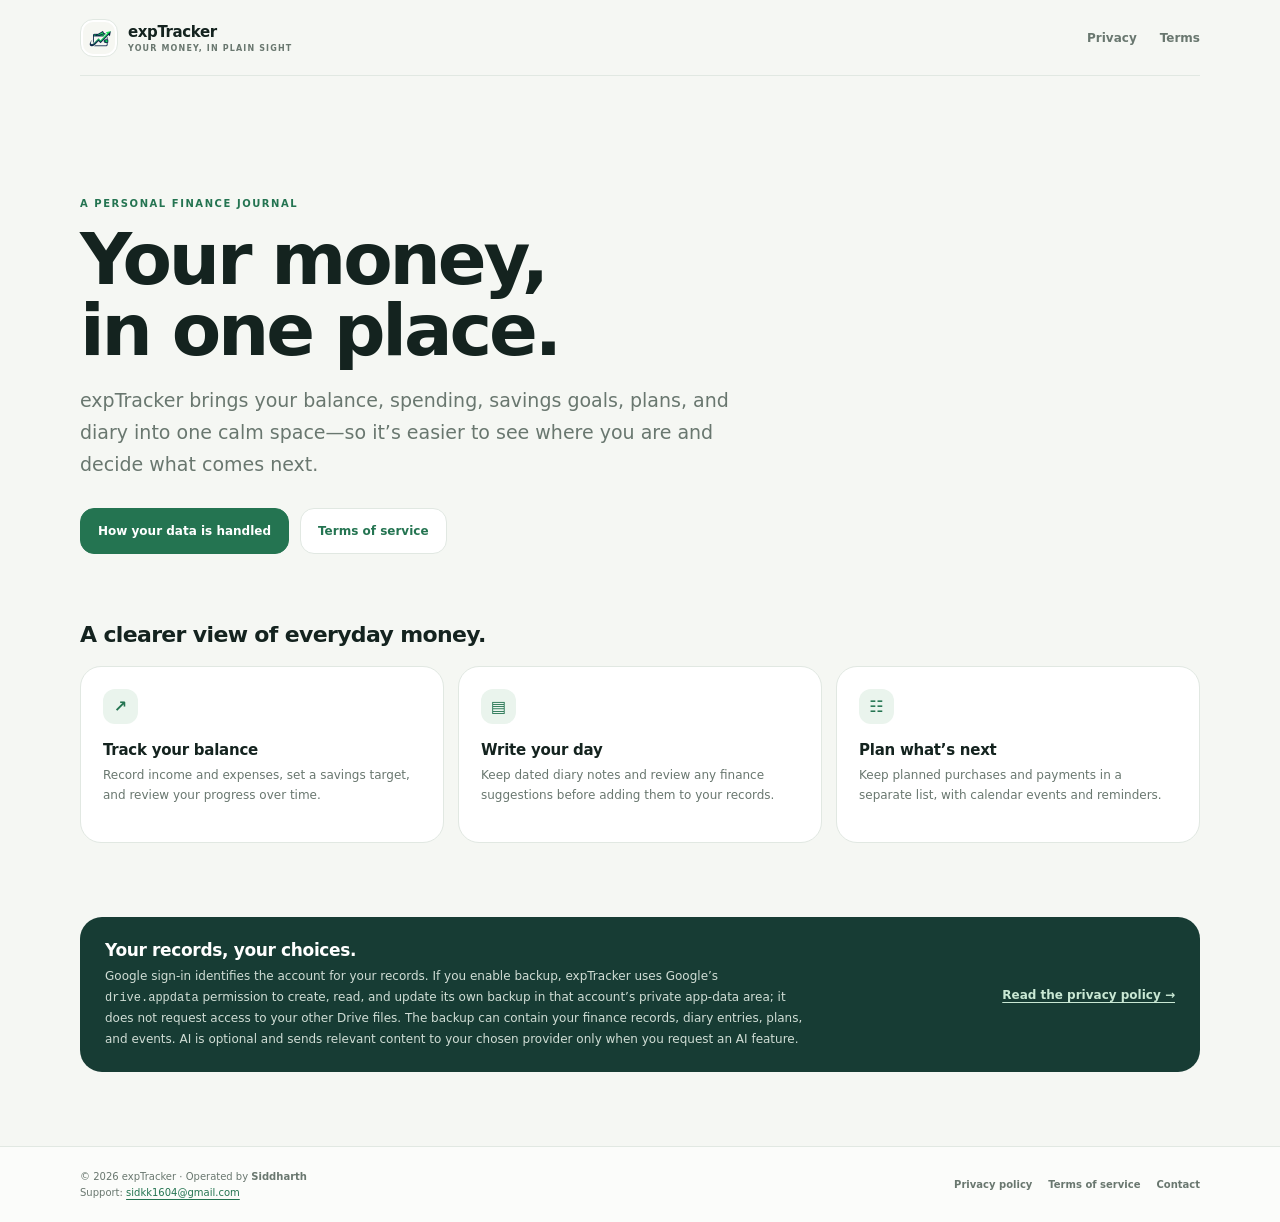
<file: index.html>
<!doctype html>
<html lang="en">
  <head>
    <meta charset="utf-8">
    <meta name="viewport" content="width=device-width, initial-scale=1">
    <meta name="theme-color" content="#f5f7f3">
    <meta name="description" content="expTracker is a personal finance journal for tracking income, expenses, diary notes, savings goals, and plans.">
    <title>expTracker — Your money, in one place</title>
    <link rel="icon" type="image/png" href="./favicon.png">
    <link rel="apple-touch-icon" href="./icon.png">
    <link rel="stylesheet" href="./styles.css">
  </head>
  <body>
    <header class="site-header">
      <a class="brand" href="./" aria-label="expTracker home">
        <img class="brand-mark" src="./icon.png" alt="" aria-hidden="true">
        <span><span class="brand-name">expTracker</span><span class="brand-tagline">YOUR MONEY, IN PLAIN SIGHT</span></span>
      </a>
      <nav class="site-nav" aria-label="Main navigation">
        <a href="./privacy.html">Privacy</a>
        <a href="./terms.html">Terms</a>
      </nav>
    </header>

    <main class="home-shell page-shell">
      <section class="hero">
        <p class="eyebrow">A PERSONAL FINANCE JOURNAL</p>
        <h1>Your money,<br>in one place.</h1>
        <p class="hero-copy">expTracker brings your balance, spending, savings goals, plans, and diary into one calm space—so it’s easier to see where you are and decide what comes next.</p>
        <div class="hero-actions">
          <a class="button button-primary" href="./privacy.html">How your data is handled</a>
          <a class="button" href="./terms.html">Terms of service</a>
        </div>
      </section>

      <section class="section" aria-labelledby="features-title">
        <h2 class="section-heading" id="features-title">A clearer view of everyday money.</h2>
        <div class="feature-grid">
          <article class="feature-card">
            <span class="feature-mark" aria-hidden="true">↗</span>
            <h3>Track your balance</h3>
            <p>Record income and expenses, set a savings target, and review your progress over time.</p>
          </article>
          <article class="feature-card">
            <span class="feature-mark" aria-hidden="true">▤</span>
            <h3>Write your day</h3>
            <p>Keep dated diary notes and review any finance suggestions before adding them to your records.</p>
          </article>
          <article class="feature-card">
            <span class="feature-mark" aria-hidden="true">☷</span>
            <h3>Plan what’s next</h3>
            <p>Keep planned purchases and payments in a separate list, with calendar events and reminders.</p>
          </article>
        </div>
      </section>

      <section class="section" aria-labelledby="data-title">
        <div class="privacy-callout">
          <div>
            <h2 id="data-title">Your records, your choices.</h2>
            <p>Google sign-in identifies the account for your records. If you enable backup, expTracker uses Google’s <code>drive.appdata</code> permission to create, read, and update its own backup in that account’s private app-data area; it does not request access to your other Drive files. The backup can contain your finance records, diary entries, plans, and events. AI is optional and sends relevant content to your chosen provider only when you request an AI feature.</p>
          </div>
          <a href="./privacy.html">Read the privacy policy →</a>
        </div>
      </section>
    </main>

    <footer class="site-footer">
      <div class="footer-inner">
        <div class="footer-copy">© 2026 expTracker · Operated by <strong>Siddharth</strong><br>Support: <a href="mailto:sidkk1604@gmail.com">sidkk1604@gmail.com</a></div>
        <nav class="footer-links" aria-label="Footer navigation">
          <a href="./privacy.html">Privacy policy</a>
          <a href="./terms.html">Terms of service</a>
          <a href="./privacy.html#contact">Contact</a>
        </nav>
      </div>
    </footer>
  </body>
</html>
</file>
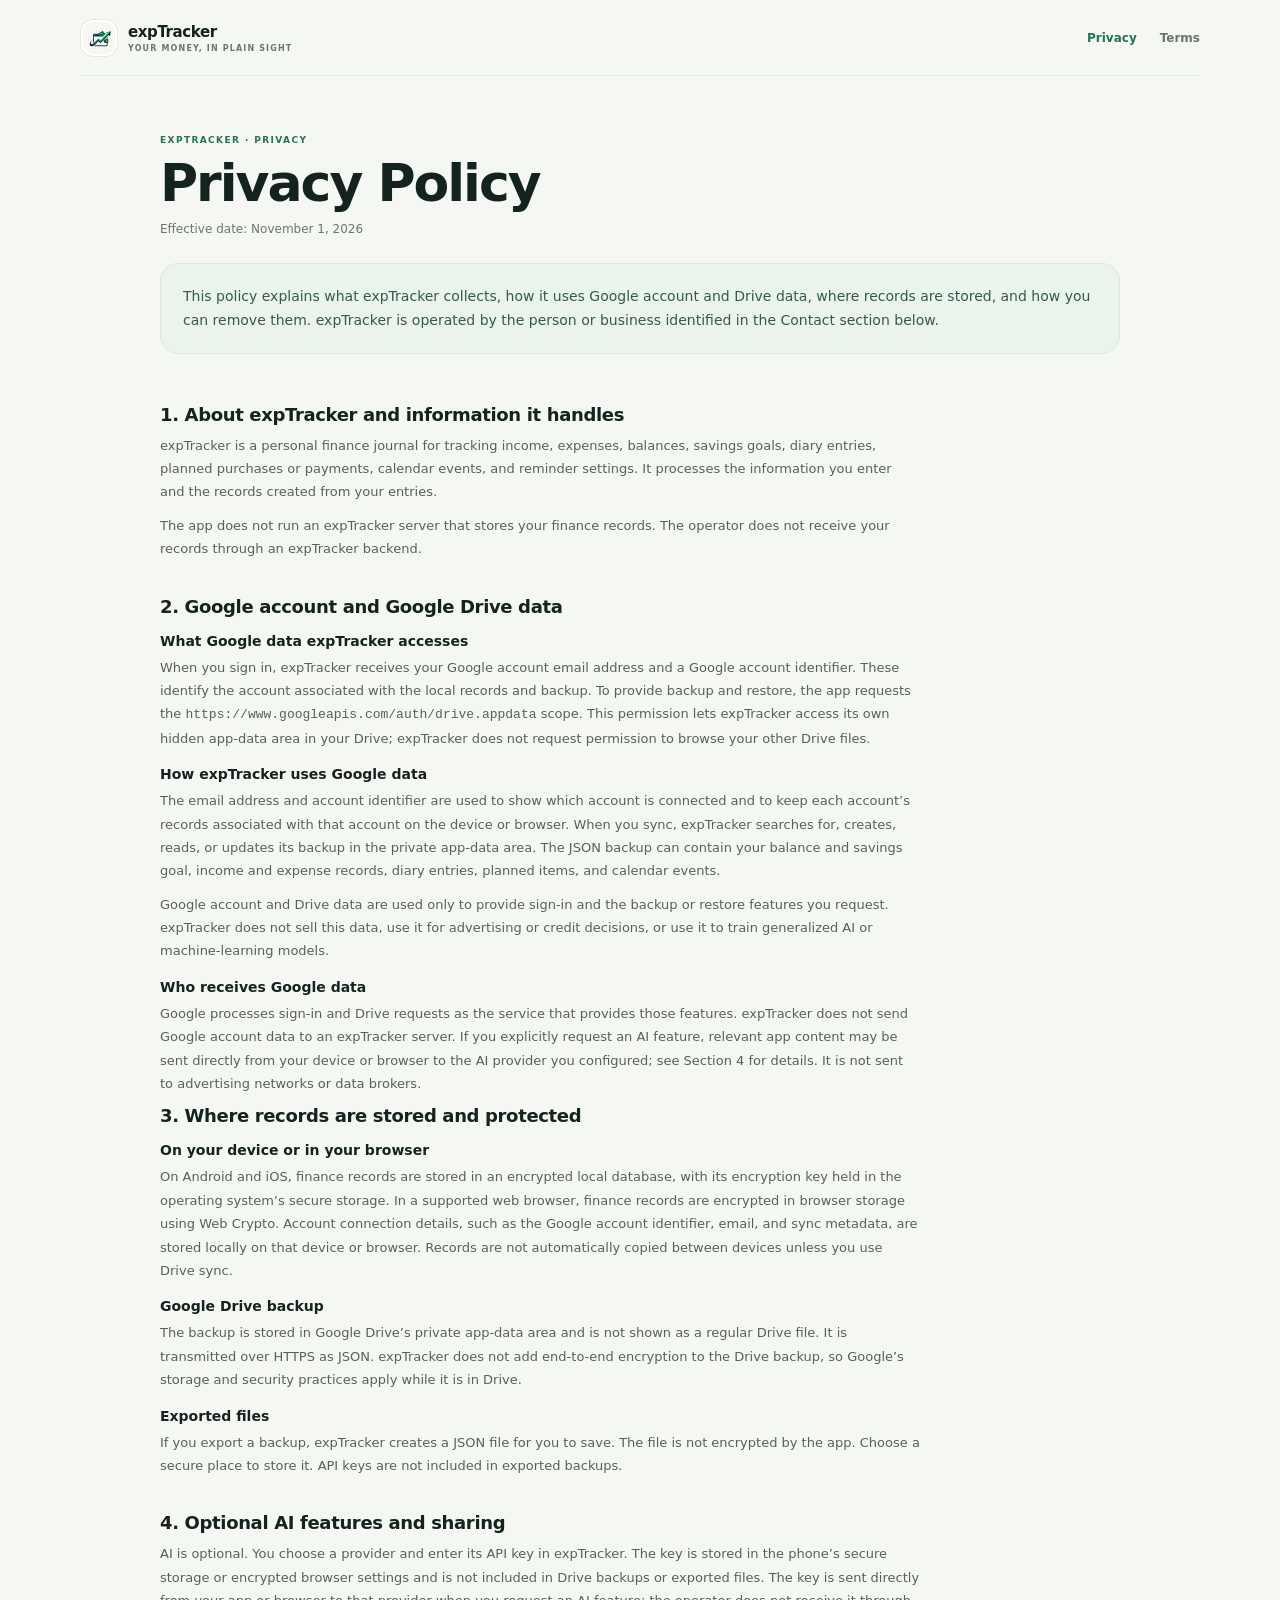
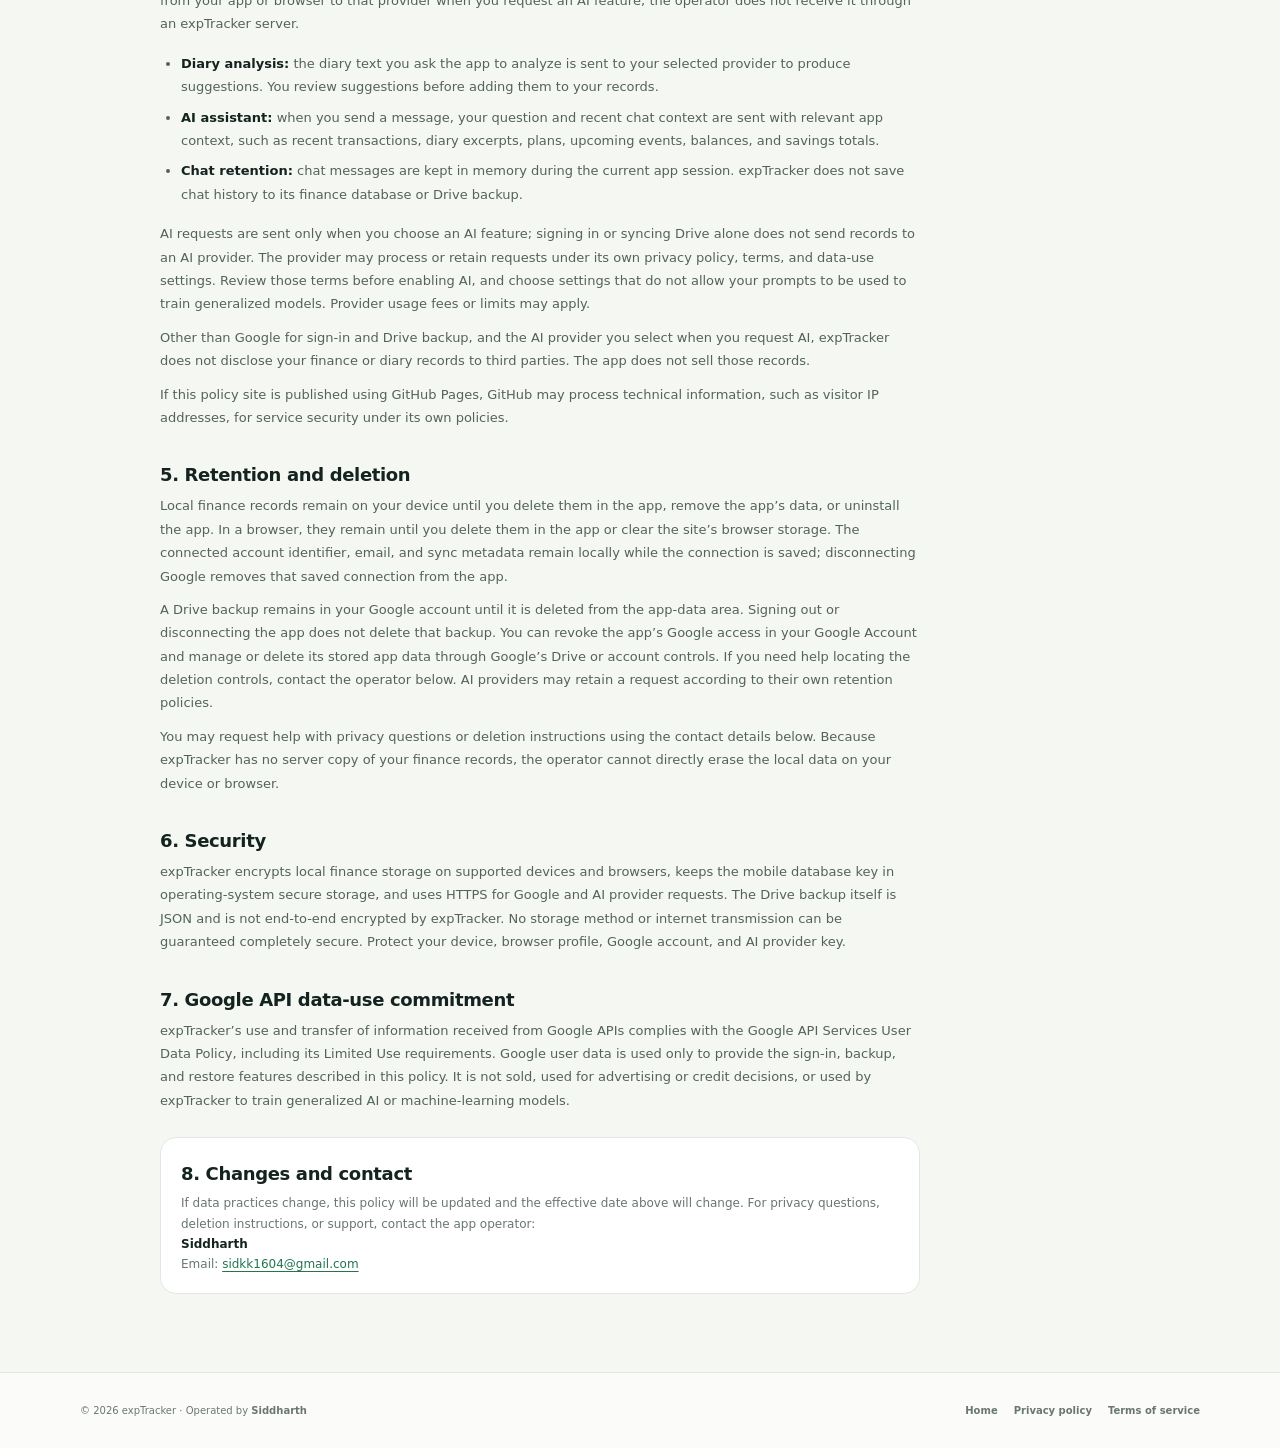
<file: privacy.html>
<!doctype html>
<html lang="en">
  <head>
    <meta charset="utf-8">
    <meta name="viewport" content="width=device-width, initial-scale=1">
    <meta name="theme-color" content="#f5f7f3">
    <meta name="description" content="Privacy policy for expTracker, including local storage, Google Drive backups, and optional AI processing.">
    <title>Privacy Policy — expTracker</title>
    <link rel="icon" type="image/png" href="./favicon.png">
    <link rel="apple-touch-icon" href="./icon.png">
    <link rel="stylesheet" href="./styles.css">
  </head>
  <body>
    <header class="site-header">
      <a class="brand" href="./" aria-label="expTracker home">
        <img class="brand-mark" src="./icon.png" alt="" aria-hidden="true">
        <span><span class="brand-name">expTracker</span><span class="brand-tagline">YOUR MONEY, IN PLAIN SIGHT</span></span>
      </a>
      <nav class="site-nav" aria-label="Main navigation">
        <a href="./privacy.html" aria-current="page">Privacy</a>
        <a href="./terms.html">Terms</a>
      </nav>
    </header>

    <main class="page-shell legal-page">
      <p class="legal-kicker">EXPTRACKER · PRIVACY</p>
      <h1>Privacy Policy</h1>
      <p class="legal-updated">Effective date: November 1, 2026</p>
      <p class="legal-intro">This policy explains what expTracker collects, how it uses Google account and Drive data, where records are stored, and how you can remove them. expTracker is operated by the person or business identified in the Contact section below.</p>

      <div class="legal-content">
        <section>
          <h2>1. About expTracker and information it handles</h2>
          <p>expTracker is a personal finance journal for tracking income, expenses, balances, savings goals, diary entries, planned purchases or payments, calendar events, and reminder settings. It processes the information you enter and the records created from your entries.</p>
          <p>The app does not run an expTracker server that stores your finance records. The operator does not receive your records through an expTracker backend.</p>
        </section>

        <section>
          <h2>2. Google account and Google Drive data</h2>
          <h3>What Google data expTracker accesses</h3>
          <p>When you sign in, expTracker receives your Google account email address and a Google account identifier. These identify the account associated with the local records and backup. To provide backup and restore, the app requests the <code>https://www.googleapis.com/auth/drive.appdata</code> scope. This permission lets expTracker access its own hidden app-data area in your Drive; expTracker does not request permission to browse your other Drive files.</p>
          <h3>How expTracker uses Google data</h3>
          <p>The email address and account identifier are used to show which account is connected and to keep each account’s records associated with that account on the device or browser. When you sync, expTracker searches for, creates, reads, or updates its backup in the private app-data area. The JSON backup can contain your balance and savings goal, income and expense records, diary entries, planned items, and calendar events.</p>
          <p>Google account and Drive data are used only to provide sign-in and the backup or restore features you request. expTracker does not sell this data, use it for advertising or credit decisions, or use it to train generalized AI or machine-learning models.</p>
          <h3>Who receives Google data</h3>
          <p>Google processes sign-in and Drive requests as the service that provides those features. expTracker does not send Google account data to an expTracker server. If you explicitly request an AI feature, relevant app content may be sent directly from your device or browser to the AI provider you configured; see Section 4 for details. It is not sent to advertising networks or data brokers.</p>

          <h2>3. Where records are stored and protected</h2>
          <h3>On your device or in your browser</h3>
          <p>On Android and iOS, finance records are stored in an encrypted local database, with its encryption key held in the operating system’s secure storage. In a supported web browser, finance records are encrypted in browser storage using Web Crypto. Account connection details, such as the Google account identifier, email, and sync metadata, are stored locally on that device or browser. Records are not automatically copied between devices unless you use Drive sync.</p>
          <h3>Google Drive backup</h3>
          <p>The backup is stored in Google Drive’s private app-data area and is not shown as a regular Drive file. It is transmitted over HTTPS as JSON. expTracker does not add end-to-end encryption to the Drive backup, so Google’s storage and security practices apply while it is in Drive.</p>
          <h3>Exported files</h3>
          <p>If you export a backup, expTracker creates a JSON file for you to save. The file is not encrypted by the app. Choose a secure place to store it. API keys are not included in exported backups.</p>
        </section>

        <section>
          <h2>4. Optional AI features and sharing</h2>
          <p>AI is optional. You choose a provider and enter its API key in expTracker. The key is stored in the phone’s secure storage or encrypted browser settings and is not included in Drive backups or exported files. The key is sent directly from your app or browser to that provider when you request an AI feature; the operator does not receive it through an expTracker server.</p>
          <ul>
            <li><strong>Diary analysis:</strong> the diary text you ask the app to analyze is sent to your selected provider to produce suggestions. You review suggestions before adding them to your records.</li>
            <li><strong>AI assistant:</strong> when you send a message, your question and recent chat context are sent with relevant app context, such as recent transactions, diary excerpts, plans, upcoming events, balances, and savings totals.</li>
            <li><strong>Chat retention:</strong> chat messages are kept in memory during the current app session. expTracker does not save chat history to its finance database or Drive backup.</li>
          </ul>
          <p>AI requests are sent only when you choose an AI feature; signing in or syncing Drive alone does not send records to an AI provider. The provider may process or retain requests under its own privacy policy, terms, and data-use settings. Review those terms before enabling AI, and choose settings that do not allow your prompts to be used to train generalized models. Provider usage fees or limits may apply.</p>
          <p>Other than Google for sign-in and Drive backup, and the AI provider you select when you request AI, expTracker does not disclose your finance or diary records to third parties. The app does not sell those records.</p>
          <p>If this policy site is published using GitHub Pages, GitHub may process technical information, such as visitor IP addresses, for service security under its own policies.</p>
        </section>

        <section>
          <h2>5. Retention and deletion</h2>
          <p>Local finance records remain on your device until you delete them in the app, remove the app’s data, or uninstall the app. In a browser, they remain until you delete them in the app or clear the site’s browser storage. The connected account identifier, email, and sync metadata remain locally while the connection is saved; disconnecting Google removes that saved connection from the app.</p>
          <p>A Drive backup remains in your Google account until it is deleted from the app-data area. Signing out or disconnecting the app does not delete that backup. You can revoke the app’s Google access in your Google Account and manage or delete its stored app data through Google’s Drive or account controls. If you need help locating the deletion controls, contact the operator below. AI providers may retain a request according to their own retention policies.</p>
          <p>You may request help with privacy questions or deletion instructions using the contact details below. Because expTracker has no server copy of your finance records, the operator cannot directly erase the local data on your device or browser.</p>
        </section>

        <section>
          <h2>6. Security</h2>
          <p>expTracker encrypts local finance storage on supported devices and browsers, keeps the mobile database key in operating-system secure storage, and uses HTTPS for Google and AI provider requests. The Drive backup itself is JSON and is not end-to-end encrypted by expTracker. No storage method or internet transmission can be guaranteed completely secure. Protect your device, browser profile, Google account, and AI provider key.</p>
        </section>

        <section>
          <h2>7. Google API data-use commitment</h2>
          <p>expTracker’s use and transfer of information received from Google APIs complies with the Google API Services User Data Policy, including its Limited Use requirements. Google user data is used only to provide the sign-in, backup, and restore features described in this policy. It is not sold, used for advertising or credit decisions, or used by expTracker to train generalized AI or machine-learning models.</p>
        </section>

        <section id="contact" class="contact-card">
          <h2>8. Changes and contact</h2>
          <p>If data practices change, this policy will be updated and the effective date above will change. For privacy questions, deletion instructions, or support, contact the app operator:<br><strong>Siddharth</strong><br>Email: <a href="mailto:sidkk1604@gmail.com">sidkk1604@gmail.com</a></p>
        </section>
      </div>
    </main>

    <footer class="site-footer">
      <div class="footer-inner">
        <div class="footer-copy">© 2026 expTracker · Operated by <strong>Siddharth</strong></div>
        <nav class="footer-links" aria-label="Footer navigation">
          <a href="./">Home</a>
          <a href="./privacy.html" aria-current="page">Privacy policy</a>
          <a href="./terms.html">Terms of service</a>
        </nav>
      </div>
    </footer>
  </body>
</html>
</file>
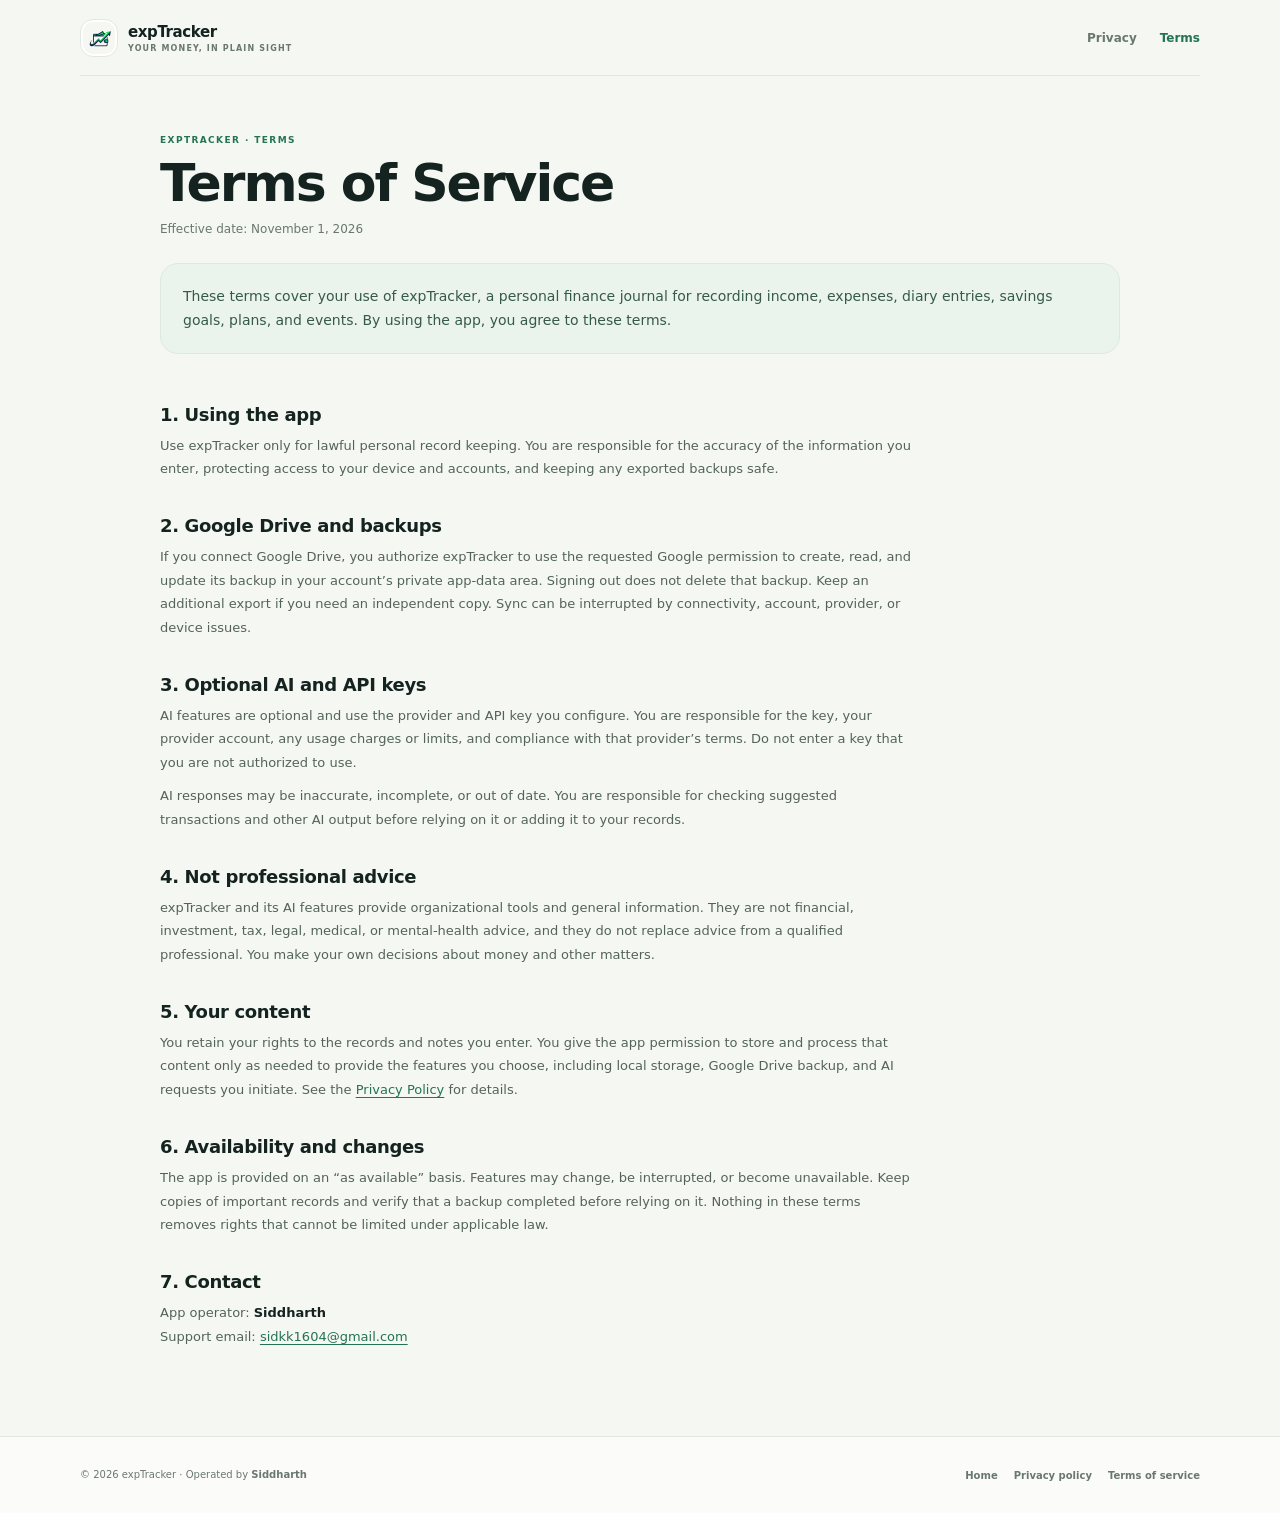
<file: terms.html>
<!doctype html>
<html lang="en">
  <head>
    <meta charset="utf-8">
    <meta name="viewport" content="width=device-width, initial-scale=1">
    <meta name="theme-color" content="#f5f7f3">
    <meta name="description" content="Terms of service for expTracker, a personal finance journal.">
    <title>Terms of Service — expTracker</title>
    <link rel="icon" type="image/png" href="./favicon.png">
    <link rel="apple-touch-icon" href="./icon.png">
    <link rel="stylesheet" href="./styles.css">
  </head>
  <body>
    <header class="site-header">
      <a class="brand" href="./" aria-label="expTracker home">
        <img class="brand-mark" src="./icon.png" alt="" aria-hidden="true">
        <span><span class="brand-name">expTracker</span><span class="brand-tagline">YOUR MONEY, IN PLAIN SIGHT</span></span>
      </a>
      <nav class="site-nav" aria-label="Main navigation">
        <a href="./privacy.html">Privacy</a>
        <a href="./terms.html" aria-current="page">Terms</a>
      </nav>
    </header>

    <main class="page-shell legal-page">
      <p class="legal-kicker">EXPTRACKER · TERMS</p>
      <h1>Terms of Service</h1>
      <p class="legal-updated">Effective date: November 1, 2026</p>
      <p class="legal-intro">These terms cover your use of expTracker, a personal finance journal for recording income, expenses, diary entries, savings goals, plans, and events. By using the app, you agree to these terms.</p>

      <div class="legal-content">
        <section>
          <h2>1. Using the app</h2>
          <p>Use expTracker only for lawful personal record keeping. You are responsible for the accuracy of the information you enter, protecting access to your device and accounts, and keeping any exported backups safe.</p>
        </section>

        <section>
          <h2>2. Google Drive and backups</h2>
          <p>If you connect Google Drive, you authorize expTracker to use the requested Google permission to create, read, and update its backup in your account’s private app-data area. Signing out does not delete that backup. Keep an additional export if you need an independent copy. Sync can be interrupted by connectivity, account, provider, or device issues.</p>
        </section>

        <section>
          <h2>3. Optional AI and API keys</h2>
          <p>AI features are optional and use the provider and API key you configure. You are responsible for the key, your provider account, any usage charges or limits, and compliance with that provider’s terms. Do not enter a key that you are not authorized to use.</p>
          <p>AI responses may be inaccurate, incomplete, or out of date. You are responsible for checking suggested transactions and other AI output before relying on it or adding it to your records.</p>
        </section>

        <section>
          <h2>4. Not professional advice</h2>
          <p>expTracker and its AI features provide organizational tools and general information. They are not financial, investment, tax, legal, medical, or mental-health advice, and they do not replace advice from a qualified professional. You make your own decisions about money and other matters.</p>
        </section>

        <section>
          <h2>5. Your content</h2>
          <p>You retain your rights to the records and notes you enter. You give the app permission to store and process that content only as needed to provide the features you choose, including local storage, Google Drive backup, and AI requests you initiate. See the <a href="./privacy.html">Privacy Policy</a> for details.</p>
        </section>

        <section>
          <h2>6. Availability and changes</h2>
          <p>The app is provided on an “as available” basis. Features may change, be interrupted, or become unavailable. Keep copies of important records and verify that a backup completed before relying on it. Nothing in these terms removes rights that cannot be limited under applicable law.</p>
        </section>

        <section>
          <h2>7. Contact</h2>
          <p>App operator: <strong>Siddharth</strong><br>Support email: <a href="mailto:sidkk1604@gmail.com">sidkk1604@gmail.com</a></p>
        </section>
      </div>
    </main>

    <footer class="site-footer">
      <div class="footer-inner">
        <div class="footer-copy">© 2026 expTracker · Operated by <strong>Siddharth</strong></div>
        <nav class="footer-links" aria-label="Footer navigation">
          <a href="./">Home</a>
          <a href="./privacy.html">Privacy policy</a>
          <a href="./terms.html" aria-current="page">Terms of service</a>
        </nav>
      </div>
    </footer>
  </body>
</html>
</file>
<file: styles.css>
:root {
  color-scheme: light;
  --ink: #14231f;
  --navy: #173c34;
  --green: #247451;
  --green-soft: #eaf4ed;
  --paper: #f5f7f3;
  --white: #fff;
  --line: #e1e8e2;
  --muted: #69776f;
  --gold: #e6b951;
  font-family: Inter, ui-sans-serif, system-ui, -apple-system, BlinkMacSystemFont, "Segoe UI", sans-serif;
  font-synthesis: none;
  text-rendering: optimizeLegibility;
}

* { box-sizing: border-box; }

html { min-width: 320px; background: var(--paper); scroll-behavior: smooth; }

body {
  min-height: 100vh;
  margin: 0;
  color: var(--ink);
  background: var(--paper);
  -webkit-font-smoothing: antialiased;
}

a { color: var(--green); text-underline-offset: 3px; }
a:hover { color: var(--navy); }
a:focus-visible { outline: 3px solid var(--gold); outline-offset: 3px; border-radius: 4px; }

.site-header {
  display: flex;
  width: min(1120px, calc(100% - 40px));
  min-height: 76px;
  align-items: center;
  justify-content: space-between;
  margin: 0 auto;
  border-bottom: 1px solid var(--line);
}

.brand { display: inline-flex; align-items: center; gap: 10px; color: var(--ink); text-decoration: none; }
.brand-mark {
  display: block;
  width: 38px;
  height: 38px;
  flex: 0 0 38px;
  object-fit: contain;
  padding: 2px;
  border-radius: 13px;
  border: 1px solid var(--line);
  background: var(--white);
}
.brand-name { font-size: 15px; font-weight: 900; letter-spacing: -.4px; }
.brand-tagline { display: block; margin-top: 3px; color: var(--muted); font-size: 8px; font-weight: 800; letter-spacing: 1.15px; }
.site-nav { display: flex; align-items: center; gap: 23px; }
.site-nav a { color: var(--muted); font-size: 12px; font-weight: 700; text-decoration: none; }
.site-nav a:hover, .site-nav a[aria-current="page"] { color: var(--green); }

.page-shell { width: min(960px, calc(100% - 40px)); margin: 0 auto; }
.home-shell { width: min(1120px, calc(100% - 40px)); }
.hero { padding: clamp(58px, 10vw, 112px) 0 68px; }
.eyebrow { color: var(--green); font-size: 10px; font-weight: 900; letter-spacing: 1.55px; }
.hero h1 { max-width: 760px; margin: 15px 0 17px; font-size: clamp(42px, 7vw, 72px); line-height: .99; letter-spacing: -3.1px; }
.hero-copy { max-width: 650px; margin: 0; color: var(--muted); font-size: clamp(16px, 2vw, 19px); line-height: 1.7; }
.hero-actions { display: flex; flex-wrap: wrap; gap: 11px; margin-top: 28px; }
.button {
  display: inline-flex;
  min-height: 46px;
  align-items: center;
  justify-content: center;
  padding: 0 17px;
  border: 1px solid var(--line);
  border-radius: 14px;
  color: var(--green);
  background: var(--white);
  font-size: 12px;
  font-weight: 800;
  text-decoration: none;
}
.button-primary { border-color: var(--green); color: var(--white); background: var(--green); }
.button:hover { transform: translateY(-1px); text-decoration: none; }
.button-primary:hover { color: var(--white); background: var(--navy); }

.section { padding: 0 0 74px; }
.section-heading { margin: 0 0 19px; font-size: 22px; letter-spacing: -.65px; }
.feature-grid { display: grid; grid-template-columns: repeat(3, minmax(0, 1fr)); gap: 14px; }
.feature-card {
  min-height: 177px;
  padding: 22px;
  border: 1px solid var(--line);
  border-radius: 21px;
  background: var(--white);
}
.feature-mark { display: grid; width: 35px; height: 35px; place-items: center; border-radius: 12px; color: var(--green); background: var(--green-soft); font-size: 16px; font-weight: 900; }
.feature-card h3 { margin: 17px 0 7px; font-size: 15px; letter-spacing: -.25px; }
.feature-card p { margin: 0; color: var(--muted); font-size: 12px; line-height: 1.65; }

.privacy-callout { display: grid; grid-template-columns: 1fr auto; align-items: center; gap: 18px; padding: 23px 25px; border-radius: 22px; color: var(--white); background: var(--navy); }
.privacy-callout h2 { margin: 0 0 6px; font-size: 17px; letter-spacing: -.35px; }
.privacy-callout p { max-width: 700px; margin: 0; color: #d0ddd5; font-size: 12px; line-height: 1.7; }
.privacy-callout a { color: #c9e8d4; font-size: 12px; font-weight: 800; white-space: nowrap; }

.legal-page { padding: 50px 0 78px; }
.legal-kicker { margin-bottom: 11px; color: var(--green); font-size: 9px; font-weight: 900; letter-spacing: 1.4px; }
.legal-page h1 { margin: 0; font-size: clamp(36px, 5vw, 52px); line-height: 1.05; letter-spacing: -2px; }
.legal-updated { margin: 11px 0 27px; color: var(--muted); font-size: 12px; }
.legal-intro { padding: 20px 22px; border: 1px solid #dbe9df; border-radius: 18px; color: #36594a; background: var(--green-soft); font-size: 14px; line-height: 1.75; }
.legal-content { max-width: 760px; padding-top: 11px; }
.legal-content section { padding-top: 25px; }
.legal-content h2 { margin: 0 0 9px; font-size: 18px; letter-spacing: -.35px; }
.legal-content h3 { margin: 16px 0 6px; font-size: 14px; }
.legal-content p, .legal-content li { color: #53635a; font-size: 13px; line-height: 1.8; }
.legal-content p { margin: 7px 0 10px; }
.legal-content ul { display: grid; gap: 7px; padding-left: 21px; }
.legal-content strong { color: var(--ink); }
.contact-card { margin-top: 25px; padding: 18px 20px; border: 1px solid var(--line); border-radius: 16px; background: var(--white); }
.contact-card p { margin: 0; color: var(--muted); font-size: 12px; line-height: 1.7; }

.site-footer { border-top: 1px solid var(--line); background: rgba(255,255,255,.64); }
.footer-inner { display: flex; width: min(1120px, calc(100% - 40px)); min-height: 76px; align-items: center; justify-content: space-between; gap: 16px; margin: 0 auto; }
.footer-copy { color: var(--muted); font-size: 10px; line-height: 1.6; }
.footer-links { display: flex; flex-wrap: wrap; gap: 16px; }
.footer-links a { color: var(--muted); font-size: 10px; font-weight: 700; text-decoration: none; }

@media (max-width: 700px) {
  .site-header, .footer-inner { width: min(100% - 32px, 1120px); }
  .page-shell, .home-shell { width: min(100% - 32px, 960px); }
  .site-header { min-height: 68px; }
  .site-nav { gap: 14px; }
  .site-nav a { font-size: 11px; }
  .hero { padding: 61px 0 54px; }
  .hero h1 { letter-spacing: -2px; }
  .feature-grid { grid-template-columns: 1fr; gap: 10px; }
  .feature-card { min-height: 0; padding: 18px; }
  .feature-card h3 { margin-top: 12px; }
  .section { padding-bottom: 52px; }
  .privacy-callout { grid-template-columns: 1fr; padding: 20px; }
  .privacy-callout a { justify-self: start; }
  .legal-page { padding-top: 38px; }
  .footer-inner { align-items: flex-start; flex-direction: column; justify-content: center; padding: 18px 0; }
}

@media (prefers-reduced-motion: reduce) {
  html { scroll-behavior: auto; }
  *, *::before, *::after { transition-duration: .01ms !important; animation-duration: .01ms !important; animation-iteration-count: 1 !important; }
}
</file>
